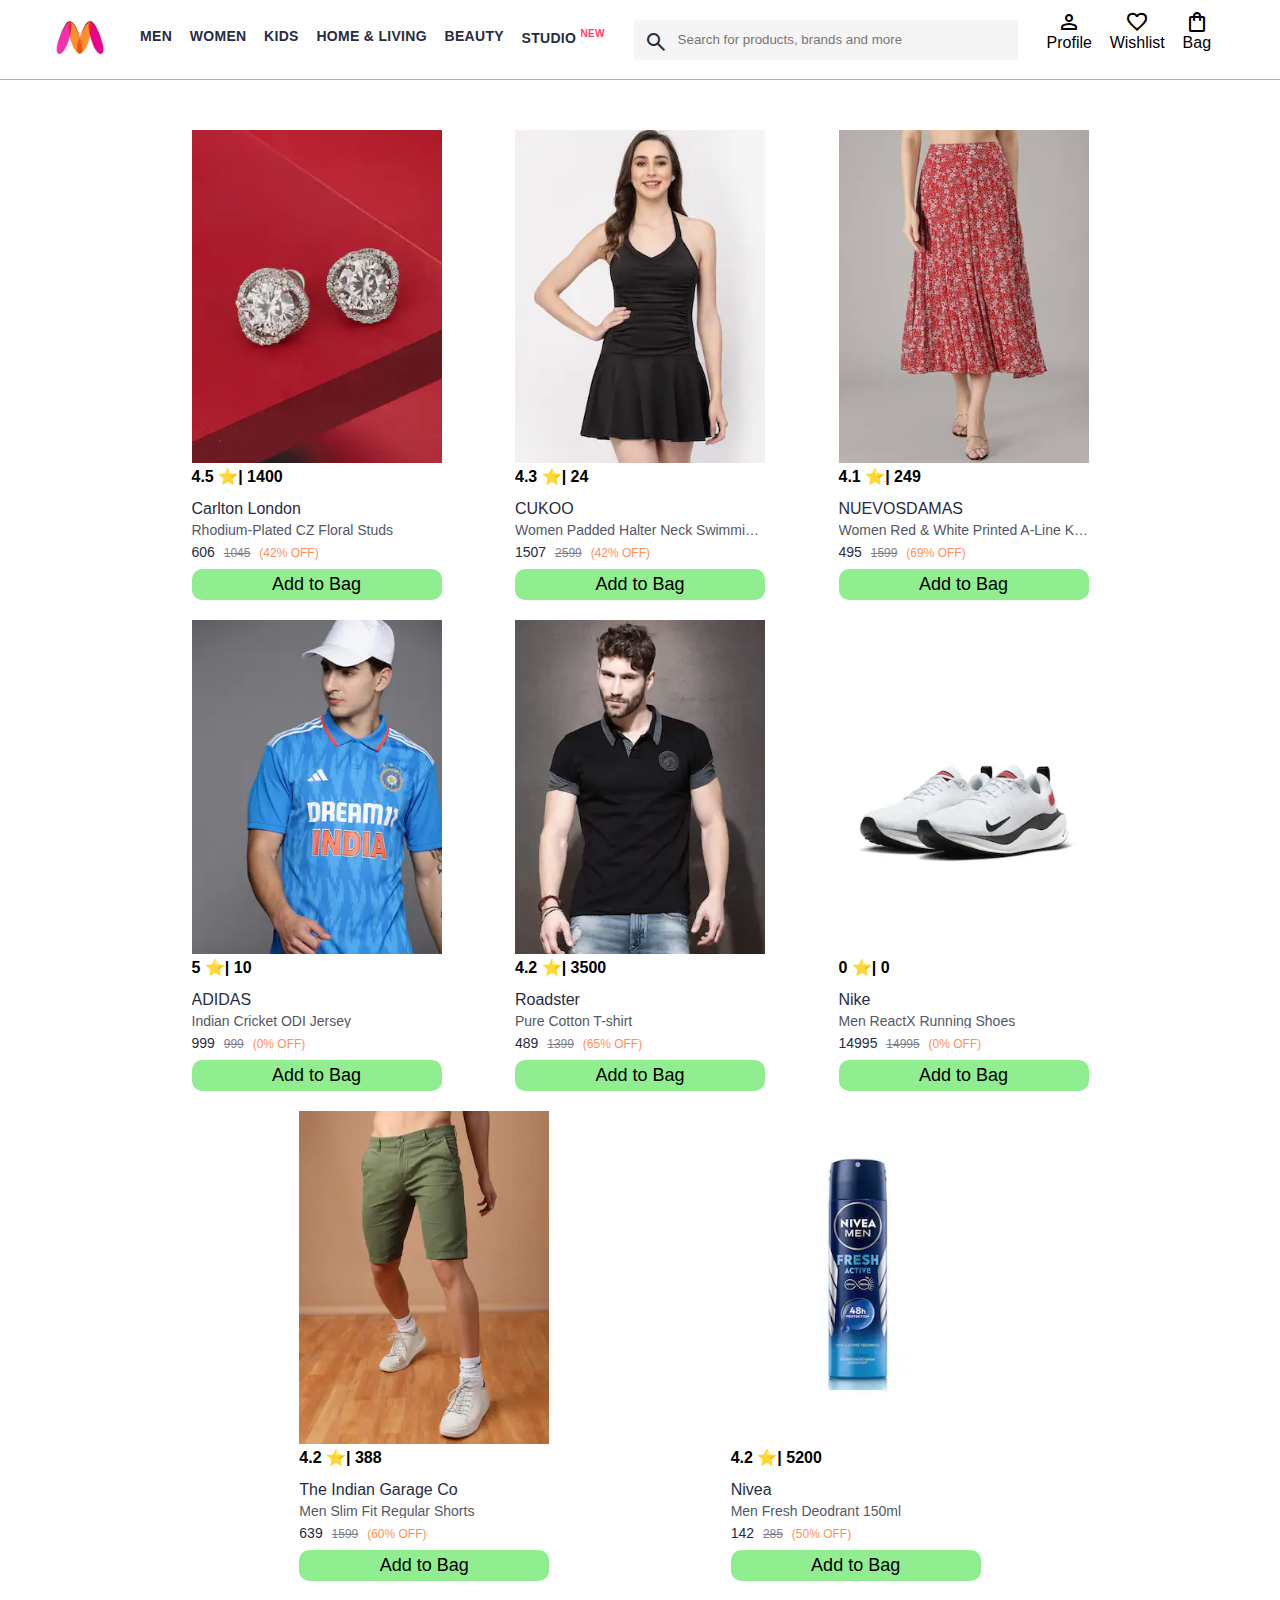
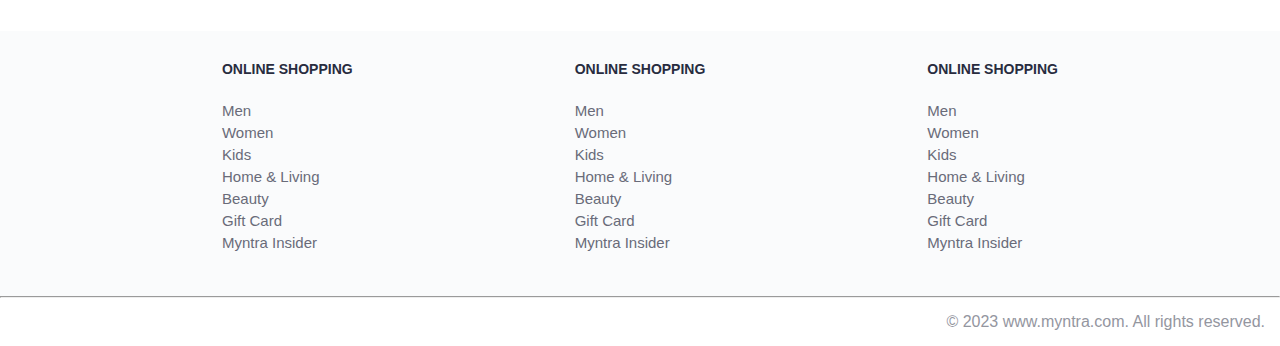
<file: index.html>
<!DOCTYPE html>
<html lang="en">
<head>
    <title>StyleHub</title>
    <link rel="stylesheet" href="css/index.css">
    <link rel="stylesheet" href="https://fonts.googleapis.com/css2?family=Material+Symbols+Outlined:opsz,wght,FILL,GRAD@20..48,100..700,0..1,-50..200" />
</head>
<body>
    <header>
        <div class="logo_container">
            <a href="index.html">
                <img class="myntra_home" src="images/myntra_logo.webp" alt="Myntra Home">
            </a>

        </div>
        <nav class="nav_bar">
            <a href="#">Men</a>
            <a href="#">Women</a>
            <a href="#">Kids</a>
            <a href="#">Home & Living</a>
            <a href="#">Beauty</a>
            <a href="#">Studio <sup>New</sup></a>
        </nav>
        <div class="search_bar">
            <span class="material-symbols-outlined search_icon">search</span>
            <input class="search_input" placeholder="Search for products, brands and more">
        </div>
        <div class="action_bar">
            <div class="action_container">
                <span class="material-symbols-outlined action_icon">person</span>
                <span class="action_name">Profile</span>
            </div>

            <div class="action_container">
                <span class="material-symbols-outlined action_icon">favorite</span>
                <span class="action_name">Wishlist</span>
            </div>

            <a class="action_container" href="pages/bag.html">
                <span class="material-symbols-outlined action_icon">shopping_bag</span>
                <span class="action_name">Bag</span>
                <span class="bag-iitem-count">0</span>
            </a>
        </div>
    </header>
    <main>
        <div class="items-container">
        </div>
    </main>
    <footer>
        <div class="footer_container">
            <div class="footer_column">
                <h3>ONLINE SHOPPING</h3>

                <a href="#">Men</a>
                <a href="#">Women</a>
                <a href="#">Kids</a>
                <a href="#">Home & Living</a>
                <a href="#">Beauty</a>
                <a href="#">Gift Card</a>
                <a href="#">Myntra Insider</a>
            </div>

            <div class="footer_column">
                <h3>ONLINE SHOPPING</h3>

                <a href="#">Men</a>
                <a href="#">Women</a>
                <a href="#">Kids</a>
                <a href="#">Home & Living</a>
                <a href="#">Beauty</a>
                <a href="#">Gift Card</a>
                <a href="#">Myntra Insider</a>
            </div>

            <div class="footer_column">
                <h3>ONLINE SHOPPING</h3>

                <a href="#">Men</a>
                <a href="#">Women</a>
                <a href="#">Kids</a>
                <a href="#">Home & Living</a>
                <a href="#">Beauty</a>
                <a href="#">Gift Card</a>
                <a href="#">Myntra Insider</a>
            </div>
        </div>
        <hr>

        <div class="copyright">
            © 2023 www.myntra.com. All rights reserved.
        </div>
    </footer>
    <script src="data/items.js"></script>
    <script src="scripts/index.js"></script>
</body>
</html>
</file>
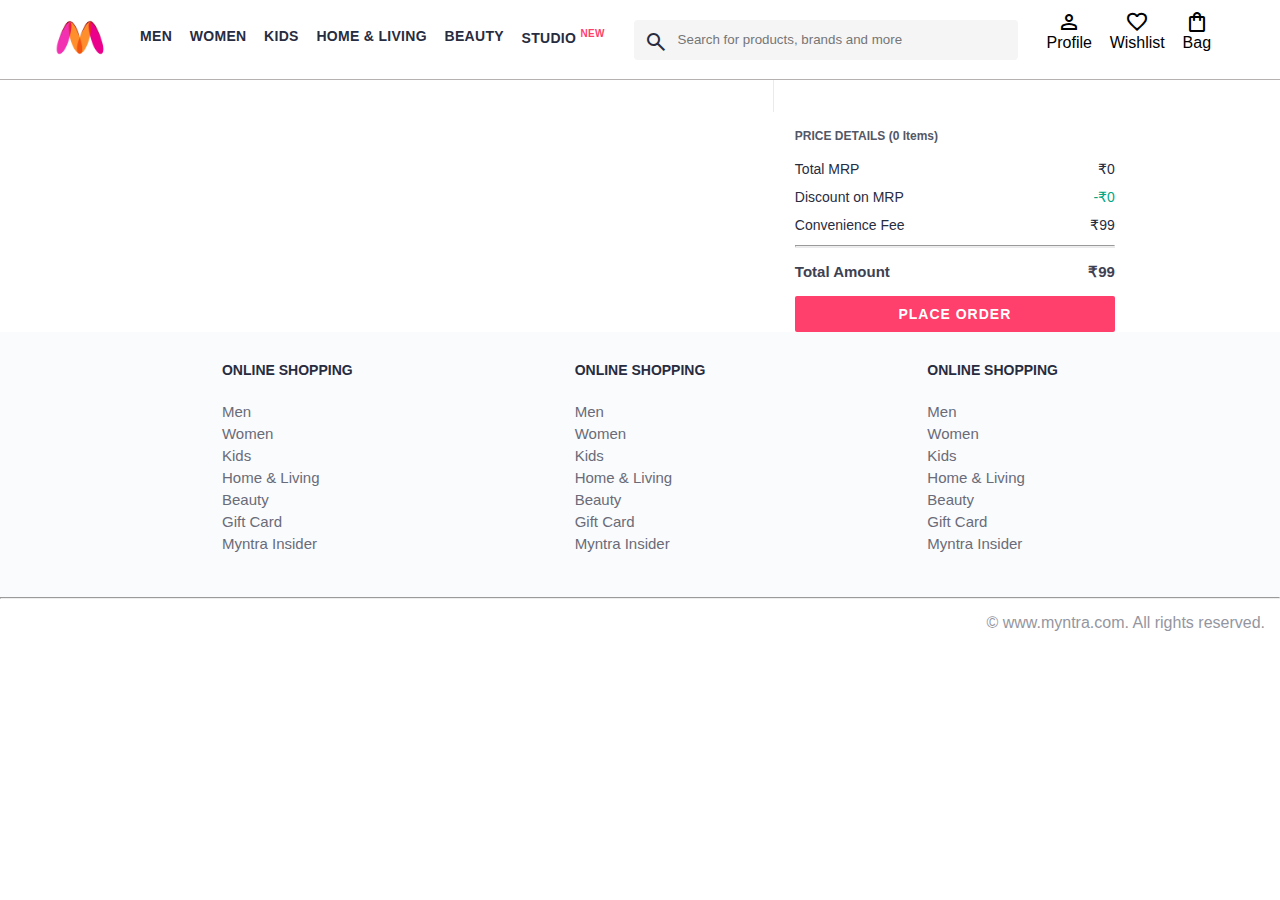
<file: pages/bag.html>
<!DOCTYPE html>
<html lang="en">
<head>
    <title>Myntra Clone</title>
    <link rel="stylesheet" href="../css/index.css">
    <link rel="stylesheet" href="../css/bag.css">
    <link rel="stylesheet" href="https://fonts.googleapis.com/css2?family=Material+Symbols+Outlined:opsz,wght,FILL,GRAD@20..48,100..700,0..1,-50..200" />
</head>
<body>
    <header>
        <div class="logo_container">
            <a href="../index.html"><img class="myntra_home" src="../images/myntra_logo.webp" alt="Myntra Home"></a>
        </div>
        <nav class="nav_bar">
            <a href="#">Men</a>
            <a href="#">Women</a>
            <a href="#">Kids</a>
            <a href="#">Home & Living</a>
            <a href="#">Beauty</a>
            <a href="#">Studio <sup>New</sup></a>
        </nav>
        <div class="search_bar">
            <span class="material-symbols-outlined search_icon">search</span>
            <input class="search_input" placeholder="Search for products, brands and more">
        </div>
        <div class="action_bar">
            <div class="action_container">
                <span class="material-symbols-outlined action_icon">person</span>
                <span class="action_name">Profile</span>
            </div>

            <div class="action_container">
                <span class="material-symbols-outlined action_icon">favorite</span>
                <span class="action_name">Wishlist</span>
            </div>

            <div class="action_container">
                <span class="material-symbols-outlined action_icon">shopping_bag</span>
                <span class="action_name">Bag</span>
                <span class="bag-iitem-count">0</span>
            </div>
        </div>
    </header>
    <main>
      <div class="bag-page">
        <div class="bag-items-container">
          
            

        </div>
        <div class="bag-summary">
          
        </div>

      </div>
    </main>
    <footer>
        <div class="footer_container">
            <div class="footer_column">
                <h3>ONLINE SHOPPING</h3>

                <a href="#">Men</a>
                <a href="#">Women</a>
                <a href="#">Kids</a>
                <a href="#">Home & Living</a>
                <a href="#">Beauty</a>
                <a href="#">Gift Card</a>
                <a href="#">Myntra Insider</a>
            </div>

            <div class="footer_column">
                <h3>ONLINE SHOPPING</h3>

                <a href="#">Men</a>
                <a href="#">Women</a>
                <a href="#">Kids</a>
                <a href="#">Home & Living</a>
                <a href="#">Beauty</a>
                <a href="#">Gift Card</a>
                <a href="#">Myntra Insider</a>
            </div>

            <div class="footer_column">
                <h3>ONLINE SHOPPING</h3>

                <a href="#">Men</a>
                <a href="#">Women</a>
                <a href="#">Kids</a>
                <a href="#">Home & Living</a>
                <a href="#">Beauty</a>
                <a href="#">Gift Card</a>
                <a href="#">Myntra Insider</a>
            </div>
        </div>
        <hr>

        <div class="copyright">
            © www.myntra.com. All rights reserved.
        </div>
    </footer>
    <script src="../data/items.js"></script>
    <script src="../scripts/index.js"></script>
    <script src="../scripts/bag.js"></script>
</body>
</html>
</file>
<file: css/index.css>
/***************** Item Page CSS **************************/
/*.action_container {
    text-decoration: none;
}
a.action_container:link {
    color:black;
}
.item-details {
    cursor: pointer;
    width: 250px;
    margin: 10px;
}
.stars {
    font-size: 12px;
    font-weight: 700;
    text-align: left;
}
.company {
    font-size: 18px;
    font-weight: 700;
    line-height: 1;
    color: #282c3f;
    margin-bottom: 6px;
    overflow: hidden;
    text-overflow: ellipsis;
    white-space: nowrap;
    margin-top: 20px;
}
.item-name {
    color: #535766;
    font-size: 16px;
    line-height: 1;
    margin-bottom: 0;
    margin-top: 0;
    overflow: hidden;
    text-overflow: ellipsis;
    white-space: nowrap;
    font-weight: 400;
    display: block;
}
.price-container {
    margin-top: 10px;
}
.current-price {
    font-size: 14px;
    font-weight: 700;
    color: #282c3f;
}
.original-price {
    text-decoration: line-through;
    color: #7e818c;
    font-weight: 400;
    margin-left: 5px;
    font-size: 12px;
}
.discount-percentage {
    color: #ff905a;
    font-weight: 400;
    font-size: 12px;
    margin-left: 5px;
}
.btn-bag {
    background-color: lightgreen;
    border: none;
    padding: 5px 15px;
    border-radius: 10px;
    width: 100%;
    margin-top: 7px;
    font-size: 20px;
    cursor: pointer;
}
.bag-items {
    background-color: #f16565;
    white-space: nowrap;
    text-align: center;
    line-height: 18px;
    padding: 0 6px;
    height: 18px;
    position: relative;
    border-radius: 50%;
    font-size: 12px;
    color: #fff;
    left: 13px;
    top: -44px;
    font-weight: 700;
    cursor: pointer;
}*/

* {
    margin: 0;
    padding: 0;
    font-family: Assistant,-apple-system,BlinkMacSystemFont,Segoe UI,Roboto,Helvetica,Arial,sans-serif;
    box-sizing: border-box;
}
header {
    display: flex;
    background-color: #ffffff;
    height: 80px;
    justify-content: space-between;
    align-items: center;
    border-bottom: 1px solid #b6b1b1;
}
.myntra_home {
    height: 45px;
}
.logo_container {
    margin-left: 4%;
}
.action_bar {
    margin-right: 4%;
}
.nav_bar {
    display: flex;
    min-width: 500px;
    justify-content: space-evenly;
}
.nav_bar a {
    font-size: 14px;
    letter-spacing: .3px;
    color: #282c3f;
    font-weight: 700;
    text-transform: uppercase;
    text-decoration: none;
    padding: 28px 0;
    border-bottom: 5px solid #ffffff;
}
.nav_bar a:hover {
    border-bottom: 4px solid #f54e77;
}

.nav_bar a sup {
    color: #ff3f6c;
    font-size: 10px;
}

.search_bar {
    height: 40px;
    min-width: 200px;
    width: 30%;
    display: flex;
    align-items: center;
}
.search_icon {
    box-sizing: content-box;
    height: 20px;
    padding: 10px;

    background-color: #f5f5f6;
    color: #282c3f;
    font-weight: 300;
    border-radius: 4px 0 0 4px;
}
.search_input {
    color: #696e79;
    background-color: #f5f5f6;
    flex-grow: 1;
    height: 40px;
    border: 0;
    border-radius: 0 4px 4px 0;
}

.action_bar {
    display: flex;
    min-width: 200px;
    justify-content: space-evenly;
}

.action_container {
    display: flex;
    flex-direction: column;
    align-items: center;
}

/* Main section */
.banner_container {
    margin: 40px 0;
}
.banner_image {
    width: 100%;
}

.category_heading {
    text-transform: uppercase;
    color: #3e4152;
    letter-spacing: .15em;
    font-size: 1.8em;
    margin: 50px 0 10px 30px;
    max-height: 5em;
    font-weight: 700;
}

.category-items, .items-container {
    width: 80%;
    margin: 50px 10%;
    display: flex;
    flex-wrap: wrap;
    justify-content: space-evenly;

}

.sale_item {
    width: 250px;
}

.footer_container {
    padding: 30px 0px 40px 0px;
    background: #FAFBFC;
    display: flex;
    justify-content: space-evenly;
}

.footer_column {
    display: flex;
    flex-direction: column;
}

.footer_column h3 {
    color: #282c3f;
    font-size: 14px;
    margin-bottom: 25px;
}

.footer_column a {
    color: #696b79;
    font-size: 15px;
    text-decoration: none;
    padding-bottom: 5px;
}

.copyright {
    color: #94969f;
    text-align: end;
    padding: 15px;
}

.items-container {
    width: 80%;
    margin:40px 10%;
}
.item-container {
    width: 250px;
    margin: 10px;
}
.item-image {
    width: 100%;
}

.rating{
    font-size: 16px;
    font-weight: 700;  
}
.company-name {
    margin-top: 15px;
    font-size: 16px;
    font-weight: 7000;
    line-height: 1;
    color: #282c3f;
    margin-bottom: 6px;
    overflow: hidden;
    text-overflow: ellipsis;
    white-space: nowrap;
}
.item-name{
    color: #535766;
    font-size: 14px;
    line-height: 1;
    margin-bottom: 0;
    margin-top: 0;
    overflow: hidden;
    text-overflow: ellipsis;
    white-space: nowrap;
    font-weight: 400;
    display: block;
}
.price {
    margin-top: 8px;
    font-size: 14px;
    line-height: 15px;
    color: #282c3f;
    white-space: nowrap;
}
.current-price {
    font-size: 14px;
    font-weight: 400;
    color: #282c3f;
}
.original-price {
    text-decoration: line-through;
    color: #7e818c;
    font-weight:400;
    margin-left: 5px;
    font-size: 12px;
}
.discount {
    color: #fd905a;
    font-weight: 400;
    font-size: 12px;
    margin-left: 5px;
}
.btn-add-bag {
    margin-top: 8px;
    font-size: 18px;
    width: 100%;
    background-color: lightgreen;
    border: none;
    padding: 5px 15px;
    border-radius: 10px;
    cursor: pointer;
}

.bag-iitem-count{
    background-color: #f16565;
    white-space: nowrap;
    text-align: center;
    line-height: 18px;
    padding: 0 6px;
    height: 18px;
    position: relative;
    border-radius: 50%;
    font-size: 12px;
    color: #fff;
    left: 13px;
    top: -44px;
    font-weight: 700;
    cursor: pointer;
}

.action_container {
    text-decoration: none;
}
a.action_container:link {
    color:black;
}
</file>
<file: css/bag.css>
.bag-items-container {
  display: inline-block;
  width: 64%;
  padding-right: 20px;
  border-right: 1px solid #eaeaec;
  padding-top: 32px;
  color: #282c3f;
  font-size: 13px;
  line-height: 1.42857143;
}

.bag-page {
  width: 75%;
  margin-left: 12.5%;
}

.bag-summary {
  vertical-align: top;
  display: inline-block;
  width: 35%;
  padding: 24px 0 0 16px;
  color: #282c3f;
  font-size: 13px;
  line-height: 1.42857143;
}

.bag-details-container {
  margin-bottom: 16px;
}

.price-header {
  font-size: 12px;
  font-weight: 700;
  margin: 24px 0 16px;
  color: #535766;
}

.price-item {
  margin-bottom: 12px;
  line-height: 16px;
  font-size: 14px;
  color: #282c3f;
}

.price-item-value {
  float: right;
}

.priceDetail-base-discount {
  color: #03a685;
}

.price-footer {
  font-weight: 700;
  font-size: 15px;
  padding-top: 16px;
  border-top: 1px solid #eaeaec;
  color: #3e4152;
  line-height: 16px;
}

.btn-place-order {
  width: 100%;
  letter-spacing: 1px;
  font-size: 14px;
  font-weight: 600;
  border-radius: 2px;
  border-width: 0px;
  padding: 10px 16px;
  background-color: rgb(255, 63, 108);
  color: rgb(255, 255, 255);
  cursor: pointer;
}

.bag-item-container {
  margin-bottom: 8px;
  background: #fff;
  font-size: 14px;
  border: 1px solid #eaeaec;
  border-radius: 4px;
  position: relative;
  padding: 12px 12px 0;
}

.item-left-part {
  position: absolute;
  background: rgb(255, 242, 223);
  height: 148px;
  width: 111px;
}

.item-right-part {
  padding-left: 12px;
  position: relative;
  min-height: 148px;
  margin-left: 111px;
  margin-bottom: 12px;
}

.bag-item-img {
  width: 100%;
}

.return-period {
  display: inline-flex;
  font-size: 14px;
  padding-top: 8px;
}

.return-period-days {
  font-weight: 700;
  margin-right: 4px;
}

.delivery-details {
  margin-top: 5px;
  color: #282c3f;
  font-size: 12px;
  letter-spacing: -.1px;
  margin-bottom: 8px;
  line-height: 15px;
}

.delivery-details-days {
  color: #03a685;
}

.remove-from-cart {
  position: absolute;
  font-size: 25px;
  top: 10px;
  right: 18px;
  width: 14px;
  height: 14px;
  cursor: pointer;
}
</file>
